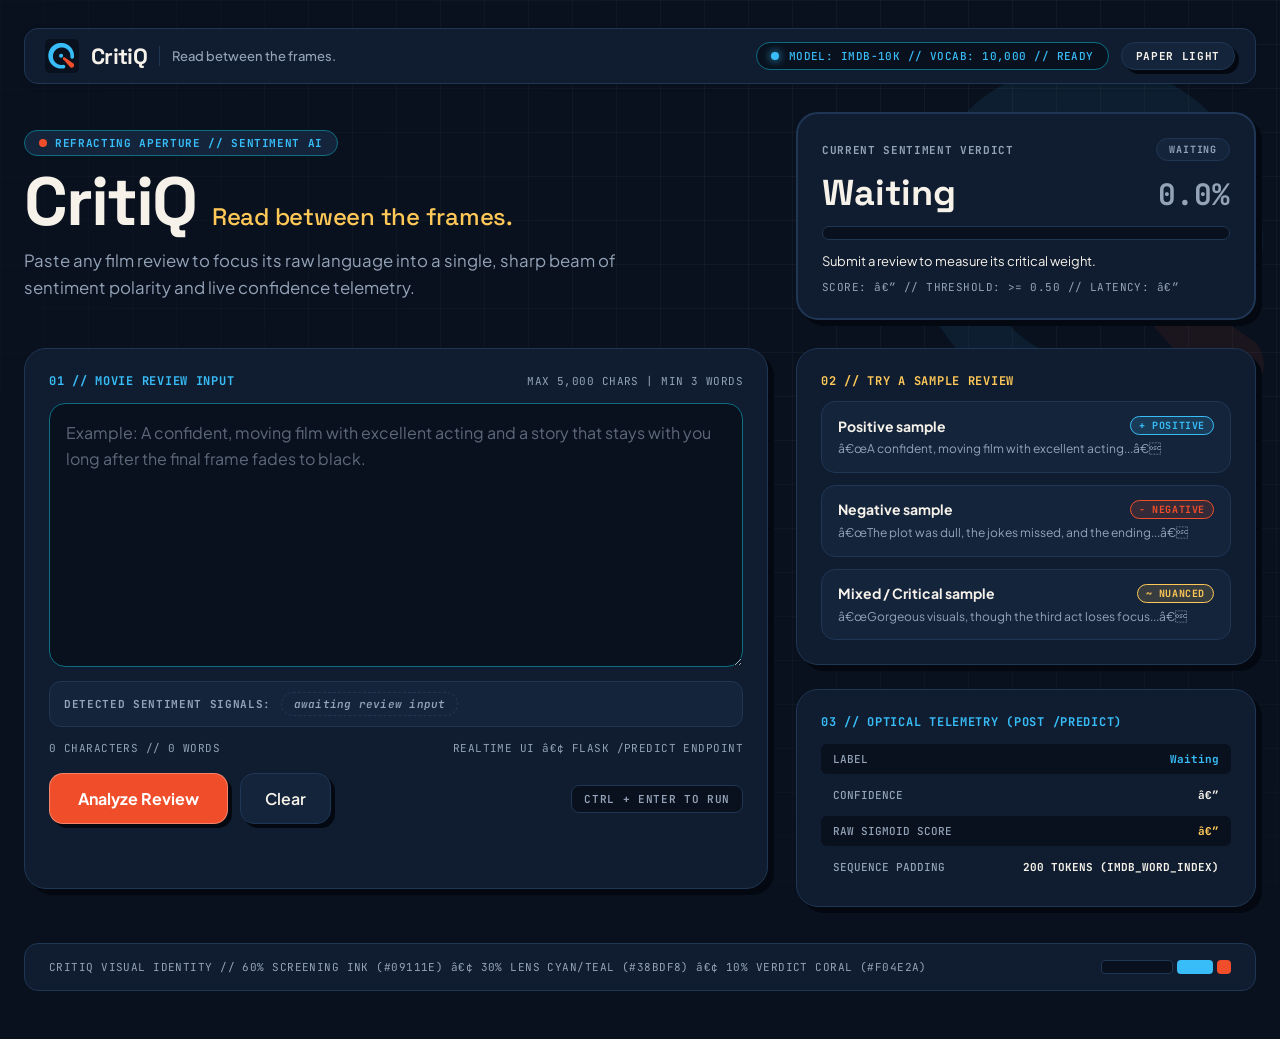
<file: index.html>
﻿<!doctype html>
<html lang="en" data-theme="dark">
  <head>
    <meta charset="utf-8">
    <meta name="viewport" content="width=device-width, initial-scale=1">
    <title>CritiQ â€” Movie Review AI</title>
    <link rel="icon" type="image/svg+xml" href="static/critiq-app-icon.svg">
    <link rel="alternate icon" href="static/critiq.ico">
    <link rel="preconnect" href="https://fonts.googleapis.com">
    <link rel="preconnect" href="https://fonts.gstatic.com" crossorigin>
    <link href="https://fonts.googleapis.com/css2?family=JetBrains+Mono:wght@500;700&family=Plus+Jakarta+Sans:wght@400;500;600;700&family=Space+Grotesk:wght@500;700&display=swap" rel="stylesheet">
    <link rel="stylesheet" href="static/styles.css">
  </head>
  <body>
    <div class="aperture-watermark" aria-hidden="true">
      <svg xmlns="http://www.w3.org/2000/svg" viewBox="0 0 256 256">
        <path d="M 141.80,221.20 L 140.34,221.47 L 138.88,221.72 L 137.42,221.95 L 135.95,222.16 L 134.49,222.34 L 133.01,222.50 L 131.54,222.64 L 130.06,222.76 L 128.58,222.86 L 127.10,222.93 L 125.62,222.98 L 124.14,223.01 L 122.66,223.02 L 121.18,223.00 L 119.69,222.97 L 118.21,222.91 L 116.73,222.83 L 115.25,222.72 L 113.77,222.60 L 112.30,222.45 L 110.82,222.28 L 109.35,222.09 L 107.88,221.87 L 106.41,221.63 L 104.95,221.38 L 103.49,221.09 L 102.04,220.79 L 100.59,220.47 L 99.14,220.12 L 97.70,219.75 L 96.26,219.36 L 94.83,218.95 L 93.41,218.52 L 91.99,218.06 L 90.58,217.58 L 89.18,217.08 L 87.78,216.57 L 86.39,216.02 L 85.01,215.46 L 83.63,214.88 L 82.27,214.28 L 80.91,213.65 L 79.56,213.00 L 78.23,212.34 L 76.90,211.65 L 75.58,210.94 L 74.27,210.22 L 72.97,209.47 L 71.69,208.70 L 70.41,207.91 L 69.15,207.11 L 67.90,206.28 L 66.66,205.43 L 65.43,204.57 L 64.22,203.68 L 63.02,202.78 L 61.83,201.86 L 60.66,200.92 L 59.50,199.96 L 58.36,198.98 L 57.23,197.99 L 56.11,196.97 L 55.01,195.94 L 53.93,194.89 L 52.86,193.83 L 51.81,192.75 L 50.77,191.65 L 49.75,190.54 L 48.75,189.40 L 47.76,188.26 L 46.79,187.09 L 45.84,185.92 L 44.91,184.72 L 43.99,183.52 L 43.10,182.29 L 42.22,181.05 L 41.36,179.80 L 40.52,178.54 L 39.70,177.26 L 38.90,175.97 L 38.12,174.66 L 37.36,173.34 L 36.62,172.01 L 35.90,170.67 L 35.20,169.32 L 34.53,167.95 L 33.87,166.58 L 33.23,165.19 L 32.62,163.79 L 32.03,162.38 L 31.46,160.96 L 30.91,159.54 L 30.39,158.10 L 29.88,156.66 L 29.40,155.20 L 28.95,153.74 L 28.51,152.27 L 28.10,150.79 L 27.71,149.31 L 27.35,147.82 L 27.01,146.32 L 26.69,144.82 L 26.39,143.31 L 26.13,141.80 L 25.88,140.28 L 25.66,138.76 L 25.46,137.23 L 25.29,135.70 L 25.14,134.17 L 25.01,132.63 L 24.91,131.09 L 24.84,129.55 L 24.79,128.01 L 24.76,126.47 L 24.76,124.92 L 24.78,123.38 L 24.83,121.83 L 24.90,120.29 L 25.00,118.75 L 25.12,117.21 L 25.27,115.67 L 25.44,114.13 L 25.63,112.59 L 25.85,111.06 L 26.10,109.53 L 26.37,108.00 L 26.67,106.48 L 26.98,104.96 L 27.33,103.45 L 27.70,101.94 L 28.09,100.44 L 28.51,98.95 L 28.95,97.46 L 29.41,95.98 L 29.90,94.50 L 30.41,93.04 L 30.95,91.58 L 31.51,90.13 L 32.10,88.69 L 32.70,87.25 L 33.33,85.83 L 33.99,84.42 L 34.66,83.02 L 35.36,81.63 L 36.08,80.25 L 36.83,78.88 L 37.59,77.53 L 38.38,76.18 L 39.19,74.85 L 40.02,73.54 L 40.87,72.23 L 41.75,70.94 L 42.64,69.67 L 43.55,68.41 L 44.49,67.16 L 45.44,65.93 L 46.42,64.72 L 47.41,63.52 L 48.43,62.34 L 49.46,61.17 L 50.51,60.02 L 51.58,58.89 L 52.67,57.77 L 53.78,56.68 L 54.90,55.60 L 56.04,54.54 L 57.20,53.50 L 58.38,52.47 L 59.57,51.47 L 60.78,50.49 L 62.00,49.52 L 63.24,48.58 L 64.49,47.65 L 65.76,46.75 L 67.04,45.87 L 68.34,45.01 L 69.64,44.17 L 70.97,43.35 L 72.30,42.55 L 73.65,41.78 L 75.01,41.02 L 76.38,40.29 L 77.77,39.58 L 79.16,38.90 L 80.57,38.23 L 81.98,37.59 L 83.41,36.97 L 84.84,36.38 L 86.28,35.81 L 87.74,35.26 L 89.20,34.74 L 90.67,34.24 L 92.14,33.76 L 93.62,33.31 L 95.11,32.88 L 96.61,32.48 L 98.11,32.10 L 99.62,31.74 L 101.13,31.41 L 102.65,31.10 L 104.17,30.82 L 105.69,30.56 L 107.22,30.33 L 108.75,30.12 L 110.28,29.94 L 111.82,29.78 L 113.36,29.64 L 114.90,29.53 L 116.44,29.45 L 117.98,29.38 L 119.52,29.35 L 121.06,29.34 L 122.60,29.35 L 124.14,29.39 L 125.67,29.45 L 127.21,29.53 L 128.74,29.64 L 130.27,29.78 L 131.80,29.94 L 133.32,30.12 L 134.85,30.33 L 136.36,30.56 L 137.87,30.81 L 139.38,31.09 L 140.88,31.39 L 142.38,31.72 L 143.87,32.07 L 145.35,32.44 L 146.83,32.83 L 148.30,33.25 L 149.76,33.69 L 151.21,34.16 L 152.66,34.65 L 154.10,35.15 L 155.53,35.69 L 156.95,36.24 L 158.36,36.81 L 159.76,37.41 L 161.15,38.03 L 162.53,38.67 L 163.90,39.33 L 165.25,40.01 L 166.60,40.71 L 167.93,41.44 L 169.26,42.18 L 170.57,42.94 L 171.86,43.73 L 173.15,44.53 L 174.42,45.35 L 175.68,46.19 L 176.92,47.05 L 178.15,47.93 L 179.36,48.83 L 180.56,49.75 L 181.75,50.68 L 182.92,51.63 L 184.08,52.60 L 185.22,53.59 L 186.34,54.59 L 187.45,55.61 L 188.54,56.65 L 189.61,57.70 L 190.67,58.77 L 191.71,59.85 L 192.74,60.95 L 193.74,62.07 L 194.73,63.20 L 195.70,64.34 L 196.66,65.50 L 197.59,66.67 L 198.51,67.85 L 199.41,69.05 L 200.28,70.26 L 201.15,71.49 L 201.99,72.73 L 202.81,73.97 L 203.61,75.24 L 204.39,76.51 L 205.16,77.79 L 205.90,79.09 L 206.62,80.39 L 207.33,81.71 L 208.01,83.03 L 208.67,84.37 L 209.32,85.71 L 209.94,87.07 L 210.54,88.43 L 211.12,89.80 L 211.68,91.18 L 212.22,92.57 L 212.73,93.96 L 213.23,95.36 L 213.70,96.77 L 214.16,98.19 L 214.59,99.61 L 215.00,101.04 L 215.39,102.47 L 215.76,103.91 L 216.10,105.35 L 216.42,106.80 L 216.73,108.26 L 217.01,109.71 L 217.26,111.17 L 217.50,112.64 L 217.71,114.10 L 217.91,115.57 L 218.08,117.05 L 218.22,118.52 L 218.35,120.00 L 218.45,121.48 L 218.53,122.96 L 218.59,124.44 L 218.63,125.92 L 218.64,127.40 L 218.64,128.88 L 218.61,130.36 L 218.56,131.84 L 218.48,133.32 L 218.39,134.80 L 218.27,136.27 L 218.11,137.45 L 217.86,138.60 L 217.50,139.73 L 217.05,140.83 L 216.50,141.87 L 215.87,142.87 L 215.15,143.81 L 214.35,144.68 L 213.47,145.48 L 212.54,146.20 L 211.54,146.84 L 210.49,147.39 L 209.39,147.84 L 208.27,148.19 L 207.11,148.45 L 205.94,148.60 L 204.76,148.66 L 203.57,148.60 L 202.40,148.45 L 201.25,148.19 L 200.12,147.84 L 199.02,147.39 L 197.97,146.84 L 196.98,146.20 L 196.04,145.48 L 195.16,144.68 L 194.37,143.81 L 193.65,142.87 L 193.01,141.87 L 192.46,140.83 L 192.01,139.73 L 191.65,138.60 L 191.40,137.45 L 191.24,136.27 L 191.19,135.09 L 191.24,133.91 L 191.33,132.86 L 191.39,131.80 L 191.44,130.74 L 191.47,129.69 L 191.49,128.63 L 191.48,127.57 L 191.46,126.51 L 191.42,125.46 L 191.37,124.40 L 191.29,123.35 L 191.20,122.29 L 191.10,121.24 L 190.97,120.19 L 190.83,119.15 L 190.67,118.10 L 190.49,117.06 L 190.30,116.02 L 190.09,114.99 L 189.86,113.96 L 189.61,112.93 L 189.35,111.91 L 189.07,110.89 L 188.78,109.88 L 188.47,108.87 L 188.14,107.87 L 187.80,106.87 L 187.44,105.88 L 187.06,104.90 L 186.67,103.93 L 186.26,102.96 L 185.84,101.99 L 185.40,101.04 L 184.94,100.09 L 184.47,99.15 L 183.99,98.22 L 183.49,97.30 L 182.98,96.38 L 182.45,95.48 L 181.90,94.58 L 181.35,93.69 L 180.77,92.82 L 180.19,91.95 L 179.59,91.09 L 178.98,90.25 L 178.35,89.41 L 177.71,88.58 L 177.06,87.77 L 176.40,86.97 L 175.72,86.17 L 175.03,85.39 L 174.33,84.62 L 173.61,83.86 L 172.89,83.12 L 172.15,82.39 L 171.40,81.67 L 170.65,80.96 L 169.88,80.26 L 169.10,79.58 L 168.31,78.91 L 167.50,78.25 L 166.69,77.61 L 165.87,76.98 L 165.04,76.36 L 164.21,75.76 L 163.36,75.17 L 162.50,74.60 L 161.64,74.04 L 160.76,73.49 L 159.88,72.96 L 159.00,72.44 L 158.10,71.94 L 157.20,71.45 L 156.29,70.97 L 155.37,70.51 L 154.45,70.07 L 153.52,69.64 L 152.58,69.22 L 151.64,68.82 L 150.69,68.44 L 149.74,68.07 L 148.79,67.71 L 147.83,67.38 L 146.86,67.05 L 145.89,66.74 L 144.92,66.45 L 143.94,66.17 L 142.96,65.91 L 141.97,65.66 L 140.99,65.43 L 140.00,65.21 L 139.00,65.01 L 138.01,64.83 L 137.01,64.66 L 136.01,64.50 L 135.01,64.36 L 134.01,64.24 L 133.01,64.13 L 132.01,64.04 L 131.00,63.96 L 130.00,63.90 L 128.99,63.86 L 127.99,63.83 L 126.99,63.81 L 125.98,63.81 L 124.98,63.82 L 123.98,63.85 L 122.98,63.90 L 121.98,63.96 L 120.98,64.04 L 119.99,64.13 L 118.99,64.23 L 118.00,64.35 L 117.02,64.49 L 116.03,64.64 L 115.05,64.80 L 114.07,64.98 L 113.09,65.17 L 112.12,65.38 L 111.15,65.60 L 110.19,65.84 L 109.23,66.09 L 108.27,66.36 L 107.32,66.64 L 106.37,66.93 L 105.43,67.24 L 104.50,67.56 L 103.57,67.89 L 102.64,68.24 L 101.72,68.60 L 100.81,68.98 L 99.90,69.37 L 99.00,69.77 L 98.10,70.18 L 97.21,70.61 L 96.33,71.05 L 95.46,71.51 L 94.59,71.97 L 93.73,72.45 L 92.87,72.94 L 92.03,73.45 L 91.19,73.96 L 90.36,74.49 L 89.54,75.03 L 88.73,75.58 L 87.92,76.15 L 87.12,76.72 L 86.34,77.31 L 85.56,77.91 L 84.79,78.51 L 84.03,79.14 L 83.27,79.77 L 82.53,80.41 L 81.80,81.06 L 81.08,81.73 L 80.36,82.40 L 79.66,83.08 L 78.97,83.78 L 78.29,84.48 L 77.61,85.20 L 76.95,85.92 L 76.30,86.66 L 75.66,87.40 L 75.03,88.15 L 74.41,88.91 L 73.81,89.68 L 73.21,90.46 L 72.63,91.25 L 72.05,92.05 L 71.49,92.85 L 70.94,93.67 L 70.40,94.49 L 69.88,95.32 L 69.37,96.16 L 68.86,97.00 L 68.38,97.85 L 67.90,98.71 L 67.44,99.58 L 66.98,100.45 L 66.55,101.33 L 66.12,102.22 L 65.71,103.11 L 65.31,104.01 L 64.92,104.92 L 64.55,105.83 L 64.19,106.75 L 63.84,107.67 L 63.51,108.60 L 63.19,109.53 L 62.89,110.47 L 62.59,111.42 L 62.32,112.36 L 62.05,113.32 L 61.80,114.27 L 61.57,115.24 L 61.35,116.20 L 61.14,117.17 L 60.95,118.14 L 60.77,119.12 L 60.60,120.09 L 60.45,121.08 L 60.32,122.06 L 60.20,123.05 L 60.09,124.03 L 60.00,125.02 L 59.93,126.02 L 59.87,127.01 L 59.82,128.01 L 59.79,129.00 L 59.77,130.00 L 59.77,131.00 L 59.79,132.00 L 59.82,133.00 L 59.86,134.00 L 59.92,135.00 L 60.00,136.00 L 60.09,136.99 L 60.19,137.99 L 60.31,138.99 L 60.45,139.98 L 60.60,140.98 L 60.76,141.97 L 60.95,142.96 L 61.14,143.95 L 61.35,144.93 L 61.58,145.92 L 61.82,146.90 L 62.08,147.87 L 62.36,148.85 L 62.64,149.82 L 62.95,150.78 L 63.27,151.75 L 63.60,152.70 L 63.95,153.66 L 64.31,154.61 L 64.69,155.55 L 65.08,156.49 L 65.49,157.42 L 65.91,158.35 L 66.35,159.27 L 66.81,160.18 L 67.27,161.09 L 67.75,161.99 L 68.25,162.88 L 68.76,163.77 L 69.29,164.65 L 69.82,165.52 L 70.38,166.38 L 70.94,167.24 L 71.52,168.09 L 72.12,168.93 L 72.73,169.75 L 73.35,170.58 L 73.98,171.39 L 74.63,172.19 L 75.29,172.98 L 75.97,173.76 L 76.65,174.53 L 77.35,175.29 L 78.06,176.04 L 78.79,176.78 L 79.53,177.51 L 80.27,178.22 L 81.04,178.93 L 81.81,179.62 L 82.59,180.30 L 83.39,180.97 L 84.19,181.63 L 85.01,182.27 L 85.84,182.90 L 86.68,183.52 L 87.53,184.12 L 88.38,184.71 L 89.25,185.29 L 90.13,185.85 L 91.02,186.40 L 91.92,186.94 L 92.82,187.46 L 93.74,187.96 L 94.66,188.46 L 95.59,188.93 L 96.53,189.39 L 97.48,189.84 L 98.44,190.27 L 99.40,190.69 L 100.37,191.09 L 101.35,191.47 L 102.33,191.84 L 103.32,192.19 L 104.32,192.53 L 105.32,192.85 L 106.32,193.16 L 107.34,193.44 L 108.35,193.71 L 109.38,193.97 L 110.40,194.21 L 111.43,194.43 L 112.47,194.63 L 113.50,194.82 L 114.55,194.99 L 115.59,195.14 L 116.64,195.28 L 117.68,195.40 L 118.73,195.50 L 119.79,195.58 L 120.84,195.65 L 121.90,195.70 L 122.95,195.73 L 124.01,195.75 L 125.07,195.75 L 126.12,195.73 L 127.18,195.69 L 128.24,195.63 L 129.29,195.56 L 130.34,195.47 L 131.40,195.37 L 132.45,195.24 L 133.50,195.10 L 134.54,194.94 L 135.58,194.76 L 136.62,194.57 L 137.79,194.40 L 138.98,194.32 L 140.16,194.36 L 141.33,194.49 L 142.49,194.73 L 143.63,195.06 L 144.73,195.49 L 145.79,196.02 L 146.80,196.64 L 147.75,197.34 L 148.63,198.13 L 149.45,198.99 L 150.19,199.91 L 150.84,200.90 L 151.40,201.94 L 151.88,203.03 L 152.25,204.15 L 152.53,205.30 L 152.70,206.47 L 152.77,207.65 L 152.74,208.83 L 152.61,210.01 L 152.37,211.17 L 152.04,212.30 L 151.60,213.40 L 151.08,214.46 L 150.46,215.47 L 149.75,216.42 L 148.97,217.31 L 148.11,218.12 L 147.18,218.86 L 146.20,219.51 L 145.16,220.08 L 144.07,220.55 L 142.95,220.92 Z" fill="#38BDF8"/>
        <circle cx="121.22" cy="125.53" r="15.41" fill="#38BDF8"/>
        <path d="M 136.87,152.22 L 136.52,151.79 L 136.19,151.34 L 135.89,150.87 L 135.62,150.38 L 135.38,149.88 L 135.17,149.36 L 134.99,148.83 L 134.85,148.29 L 134.73,147.74 L 134.65,147.19 L 134.61,146.63 L 134.60,146.08 L 134.62,145.52 L 134.67,144.96 L 134.76,144.41 L 134.88,143.86 L 135.04,143.33 L 135.22,142.80 L 135.44,142.29 L 135.69,141.79 L 135.97,141.30 L 136.28,140.84 L 136.61,140.39 L 136.97,139.96 L 137.36,139.56 L 137.77,139.18 L 138.20,138.83 L 138.65,138.50 L 139.12,138.20 L 139.61,137.93 L 140.12,137.69 L 140.63,137.48 L 141.16,137.30 L 141.70,137.16 L 142.25,137.04 L 142.80,136.96 L 143.36,136.92 L 143.92,136.90 L 144.47,136.93 L 145.03,136.98 L 145.58,137.07 L 146.13,137.19 L 146.66,137.34 L 147.19,137.53 L 147.70,137.75 L 148.20,138.00 L 148.69,138.27 L 149.15,138.58 L 214.60,185.16 L 215.14,185.80 L 215.65,186.47 L 216.12,187.16 L 216.56,187.87 L 216.98,188.60 L 217.35,189.35 L 217.70,190.11 L 218.00,190.89 L 218.28,191.68 L 218.51,192.49 L 218.71,193.30 L 218.88,194.12 L 219.00,194.95 L 219.09,195.78 L 219.14,196.62 L 219.15,197.46 L 219.13,198.30 L 219.06,199.13 L 218.96,199.96 L 218.82,200.79 L 218.64,201.61 L 218.43,202.42 L 218.18,203.22 L 217.90,204.01 L 217.57,204.78 L 217.22,205.54 L 216.83,206.28 L 216.41,207.00 L 215.95,207.71 L 215.46,208.39 L 214.95,209.05 L 214.40,209.68 L 213.83,210.29 L 213.23,210.87 L 212.60,211.43 L 211.95,211.96 L 211.27,212.45 L 210.57,212.92 L 209.86,213.35 L 209.12,213.75 L 208.37,214.12 L 207.60,214.45 L 206.82,214.75 L 206.02,215.01 L 205.21,215.23 L 204.40,215.42 L 203.57,215.57 L 202.74,215.68 L 201.91,215.76 L 201.07,215.80 L 200.23,215.80 L 199.40,215.76 L 198.56,215.68 L 197.73,215.57 L 196.91,215.42 L 196.09,215.23 L 195.28,215.00 L 194.49,214.74 L 193.71,214.45 L 192.94,214.11 L 192.18,213.75 L 191.45,213.35 L 190.73,212.91 L 190.03,212.45 Z" fill="#F04E2A"/>
      </svg>
    </div>

    <main class="shell">
      <header class="topbar">
        <div class="brand-lockup">
          <img id="brandMarkImg" src="static/critiq-mark-on-dark.svg" data-dark-src="static/critiq-mark-on-dark.svg" data-light-src="static/critiq-mark.svg" alt="CritiQ Refracting Aperture logo" class="brand-mark" width="34" height="34">
          <span class="brand-name">CritiQ</span>
          <span class="brand-divider" aria-hidden="true"></span>
          <span class="brand-tagline">Read between the frames.</span>
        </div>
        <div class="topbar-right">
          <div class="telemetry-pill">
            <span class="live-dot" aria-hidden="true"></span>
            <span id="navTelemetryText">MODEL: IMDB-10K // VOCAB: 10,000 // READY</span>
          </div>
          <button type="button" id="themeToggle" class="theme-toggle" aria-label="Toggle Screening Ink dark or Celluloid Paper light theme">
            <span id="themeLabel">PAPER LIGHT</span>
          </button>
        </div>
      </header>

      <section class="hero" aria-labelledby="page-title">
        <div class="hero-copy">
          <div class="eyebrow-pill">
            <span class="eyebrow-dot" aria-hidden="true"></span>
            <p class="eyebrow">REFRACTING APERTURE // SENTIMENT AI</p>
          </div>
          <div class="hero-title-row">
            <h1 id="page-title">CritiQ</h1>
            <span class="hero-motto">Read between the frames.</span>
          </div>
          <p class="lede">Paste any film review to focus its raw language into a single, sharp beam of sentiment polarity and live confidence telemetry.</p>
        </div>

        <div class="score-panel" aria-live="polite">
          <div class="score-header">
            <span class="score-label">CURRENT SENTIMENT VERDICT</span>
            <span id="verdictBadge" class="verdict-badge">WAITING</span>
          </div>
          <div class="score-main-row">
            <strong id="resultLabel">Waiting</strong>
            <span id="resultPercent" class="score-percent">0.0%</span>
          </div>
          <div class="meter" aria-hidden="true">
            <span id="meterFill"></span>
          </div>
          <span id="resultDetail">Submit a review to measure its critical weight.</span>
          <div id="resultMeta" class="score-telemetry">SCORE: â€” // THRESHOLD: &gt;= 0.50 // LATENCY: â€”</div>
        </div>
      </section>

      <section class="workspace" aria-label="Review analyzer">
        <form id="reviewForm" class="analyzer">
          <div class="panel-header">
            <label for="reviewText">01 // MOVIE REVIEW INPUT</label>
            <span class="panel-constraint">MAX 5,000 CHARS | MIN 3 WORDS</span>
          </div>
          <textarea id="reviewText" name="review" rows="9" placeholder="Example: A confident, moving film with excellent acting and a story that stays with you long after the final frame fades to black."></textarea>
          <div id="sentimentDrivers" class="driver-bar" aria-live="polite">
            <span class="driver-label">DETECTED SENTIMENT SIGNALS:</span>
            <div id="driverChips" class="driver-chips">
              <span class="driver-chip is-muted">awaiting review input</span>
            </div>
          </div>
          <div class="form-meta">
            <span id="charCount">0 CHARACTERS // 0 WORDS</span>
            <span>REALTIME UI â€¢ FLASK /PREDICT ENDPOINT</span>
          </div>
          <div class="actions">
            <button type="submit" id="submitButton">Analyze Review</button>
            <button type="button" id="clearButton" class="secondary">Clear</button>
            <span class="shortcut-badge" aria-hidden="true">CTRL + ENTER TO RUN</span>
          </div>
          <p id="message" class="message" role="status"></p>
        </form>

        <div class="sidebar-stack">
          <aside class="examples" aria-label="Sample reviews">
            <div class="panel-header">
              <h2>02 // TRY A SAMPLE REVIEW</h2>
            </div>
            <button type="button" class="sample-card" data-review="A confident, moving film with excellent acting and a story that stays with you long after the final frame fades to black. Every scene earns its emotional weight.">
              <span class="sample-card-top">
                <span class="sample-title">Positive sample</span>
                <span class="sample-tag tag-pos">+ POSITIVE</span>
              </span>
              <span class="sample-quote">â€œA confident, moving film with excellent acting...â€</span>
            </button>
            <button type="button" class="sample-card" data-review="The plot was dull, the jokes missed completely, and the ending felt unfinished. Even a talented cast could not rescue such a lifeless script.">
              <span class="sample-card-top">
                <span class="sample-title">Negative sample</span>
                <span class="sample-tag tag-neg">- NEGATIVE</span>
              </span>
              <span class="sample-quote">â€œThe plot was dull, the jokes missed, and the ending...â€</span>
            </button>
            <button type="button" class="sample-card" data-review="Gorgeous visuals, though the third act loses focus and leaves several promising character arcs unresolved.">
              <span class="sample-card-top">
                <span class="sample-title">Mixed / Critical sample</span>
                <span class="sample-tag tag-mix">~ NUANCED</span>
              </span>
              <span class="sample-quote">â€œGorgeous visuals, though the third act loses focus...â€</span>
            </button>
          </aside>

          <aside class="telemetry-card" aria-label="Optical telemetry">
            <div class="panel-header">
              <h2>03 // OPTICAL TELEMETRY (POST /PREDICT)</h2>
            </div>
            <dl class="telemetry-grid">
              <div class="telemetry-row">
                <dt>LABEL</dt>
                <dd id="teleLabel">Waiting</dd>
              </div>
              <div class="telemetry-row">
                <dt>CONFIDENCE</dt>
                <dd id="teleConfidence">â€”</dd>
              </div>
              <div class="telemetry-row">
                <dt>RAW SIGMOID SCORE</dt>
                <dd id="teleScore">â€”</dd>
              </div>
              <div class="telemetry-row">
                <dt>SEQUENCE PADDING</dt>
                <dd id="telePadding">200 TOKENS (IMDB_WORD_INDEX)</dd>
              </div>
            </dl>
          </aside>
        </div>
      </section>

      <footer class="footer-bar">
        <span id="footerCopy" class="footer-copy">CRITIQ VISUAL IDENTITY // 60% SCREENING INK (#09111E) â€¢ 30% LENS CYAN/TEAL (#38BDF8) â€¢ 10% VERDICT CORAL (#F04E2A)</span>
        <div class="proportion-strip" aria-hidden="true">
          <span class="prop-60"></span>
          <span class="prop-30"></span>
          <span class="prop-10"></span>
        </div>
      </footer>
    </main>

    <script src="static/app.js"></script>
  </body>
</html>
</file>
<file: static/styles.css>
/* ==========================================================================
   CritiQ — FigCraft Web UI Stylesheet
   Refracting Aperture Sentiment AI Design System
   ========================================================================== */

:root {
  /* Brand Primitive Palette (CritiQ Brand Guidelines) */
  --primary-teal: #0d6e82;
  --accent-coral: #f04e2a;
  --highlight-gold: #ffc857;
  --projector-cyan: #38bdf8;
  --screening-ink: #09111e;
  --celluloid-paper: #f6f2ea;
  --editorial-slate: #475569;
  --silver-halide: #94a3b8;

  /* Typography Stacks */
  --font-display: "Space Grotesk", system-ui, -apple-system, BlinkMacSystemFont, "Segoe UI", sans-serif;
  --font-body: "Plus Jakarta Sans", system-ui, -apple-system, BlinkMacSystemFont, "Segoe UI", sans-serif;
  --font-mono: "JetBrains Mono", ui-monospace, SFMono-Regular, Menlo, Monaco, Consolas, monospace;

  /* Default Dark Theme: Screening Room Ink */
  color-scheme: dark;
  --bg: #09111e;
  --ink: #f6f2ea;
  --muted: #94a3b8;
  --surface: #101d30;
  --surface-alt: #14243b;
  --input-bg: #09111e;
  --line: #1f3654;
  --primary: #38bdf8;
  --accent: #f04e2a;
  --highlight: #ffc857;
  --cta-bg: #f04e2a;
  --hard-shadow: 6px 6px 0px #040810;
  --btn-shadow: 4px 4px 0px #040810;
  --grid-line: rgba(255, 255, 255, 0.045);
}

html[data-theme="light"] {
  /* Light Theme: Celluloid Paper */
  color-scheme: light;
  --bg: #f6f2ea;
  --ink: #09111e;
  --muted: #475569;
  --surface: #ffffff;
  --surface-alt: #efeae0;
  --input-bg: #f6f2ea;
  --line: #d8d0c2;
  --primary: #0d6e82;
  --accent: #f04e2a;
  --highlight: #0d6e82;
  --cta-bg: #0d6e82;
  --hard-shadow: 6px 6px 0px #dcd4c4;
  --btn-shadow: 4px 4px 0px #dcd4c4;
  --grid-line: rgba(13, 110, 130, 0.05);
}

/* ==========================================================================
   Base & Reset
   ========================================================================== */

*,
*::before,
*::after {
  box-sizing: border-box;
}

body {
  position: relative;
  margin: 0;
  min-height: 100vh;
  overflow-x: hidden;
  font-family: var(--font-body);
  color: var(--ink);
  background-color: var(--bg);
  transition: background-color 0.25s ease, color 0.25s ease;
  -webkit-font-smoothing: antialiased;
  -moz-osx-font-smoothing: grayscale;
}

/* 44×44 px Optical Calibration Grid */
body::before {
  content: "";
  position: fixed;
  inset: 0;
  pointer-events: none;
  background-image:
    linear-gradient(var(--grid-line) 1px, transparent 1px),
    linear-gradient(90deg, var(--grid-line) 1px, transparent 1px);
  background-size: 44px 44px;
  mask-image: radial-gradient(ellipse at 75% 20%, rgba(0, 0, 0, 0.95) 0%, rgba(0, 0, 0, 0.4) 65%, transparent 85%);
  -webkit-mask-image: radial-gradient(ellipse at 75% 20%, rgba(0, 0, 0, 0.95) 0%, rgba(0, 0, 0, 0.4) 65%, transparent 85%);
  z-index: 0;
}

button,
textarea,
input {
  font: inherit;
}

/* ==========================================================================
   Aperture Watermark
   ========================================================================== */

.aperture-watermark {
  position: fixed;
  top: 10px;
  right: -50px;
  width: 460px;
  height: 460px;
  pointer-events: none;
  z-index: 0;
  opacity: 0.08;
  overflow: hidden;
  transition: opacity 0.3s ease;
}

html[data-theme="light"] .aperture-watermark {
  opacity: 0.06;
}

.aperture-watermark svg {
  width: 100%;
  height: 100%;
  display: block;
}

/* ==========================================================================
   Layout Shell
   ========================================================================== */

.shell {
  position: relative;
  z-index: 1;
  width: min(1280px, calc(100% - 48px));
  margin: 0 auto;
  padding: 28px 0 48px;
  display: flex;
  flex-direction: column;
  gap: 28px;
}

/* ==========================================================================
   Header / Topbar
   ========================================================================== */

.topbar {
  display: flex;
  justify-content: space-between;
  align-items: center;
  padding: 10px 20px;
  background: var(--surface);
  border: 1px solid var(--line);
  border-radius: 14px;
  box-shadow: 0 2px 8px rgba(0, 0, 0, 0.06);
  transition: background-color 0.25s ease, border-color 0.25s ease;
}

.brand-lockup {
  display: flex;
  align-items: center;
  gap: 12px;
}

.brand-mark {
  display: block;
  width: 34px;
  height: 34px;
  flex-shrink: 0;
}

.brand-name {
  font-family: var(--font-display);
  font-size: 22px;
  font-weight: 700;
  letter-spacing: -0.03em;
  color: var(--ink);
}

.brand-divider {
  display: inline-block;
  width: 1px;
  height: 20px;
  background-color: var(--line);
}

.brand-tagline {
  font-family: var(--font-body);
  font-size: 13px;
  font-weight: 500;
  color: var(--muted);
}

.topbar-right {
  display: flex;
  align-items: center;
  gap: 12px;
}

.telemetry-pill {
  display: inline-flex;
  align-items: center;
  gap: 10px;
  padding: 6px 14px;
  background: var(--input-bg);
  border: 1px solid var(--primary-teal);
  border-radius: 999px;
  font-family: var(--font-mono);
  font-size: 11px;
  font-weight: 500;
  letter-spacing: 0.04em;
  color: var(--primary);
  transition: background-color 0.25s ease, border-color 0.25s ease;
}

.live-dot {
  width: 8px;
  height: 8px;
  border-radius: 50%;
  background-color: var(--primary);
  box-shadow: 0 0 8px var(--primary);
  animation: pulse-dot 2s cubic-bezier(0.4, 0, 0.6, 1) infinite;
}

@keyframes pulse-dot {
  0%, 100% {
    opacity: 1;
    transform: scale(1);
  }
  50% {
    opacity: 0.45;
    transform: scale(0.85);
  }
}

.theme-toggle {
  background: var(--surface-alt);
  border: 1.5px solid var(--line);
  border-radius: 999px;
  padding: 6px 14px;
  font-family: var(--font-mono);
  font-size: 11px;
  font-weight: 700;
  letter-spacing: 0.06em;
  color: var(--ink);
  cursor: pointer;
  box-shadow: var(--btn-shadow);
  display: inline-flex;
  align-items: center;
  justify-content: center;
  transition: transform 0.15s ease, box-shadow 0.15s ease, border-color 0.15s ease, background 0.15s ease;
}

.theme-toggle:hover {
  border-color: var(--primary);
  transform: translateY(-1px);
}

.theme-toggle:active {
  transform: translate(2px, 2px);
  box-shadow: none;
}

/* ==========================================================================
   Hero Section
   ========================================================================== */

.hero {
  display: grid;
  grid-template-columns: minmax(0, 1fr) 460px;
  gap: 28px;
  align-items: stretch;
}

.hero-copy {
  display: flex;
  flex-direction: column;
  justify-content: center;
  gap: 12px;
}

.eyebrow-pill {
  display: inline-flex;
  align-items: center;
  gap: 8px;
  align-self: flex-start;
  padding: 5px 14px;
  background: var(--surface-alt);
  border: 1px solid var(--primary-teal);
  border-radius: 999px;
}

.eyebrow-dot {
  width: 8px;
  height: 8px;
  border-radius: 50%;
  background-color: var(--accent-coral);
}

.eyebrow {
  margin: 0;
  font-family: var(--font-mono);
  font-size: 11px;
  font-weight: 700;
  letter-spacing: 0.06em;
  color: var(--primary);
  text-transform: uppercase;
}

.hero-title-row {
  display: flex;
  align-items: baseline;
  gap: 16px;
  flex-wrap: wrap;
}

h1 {
  margin: 0;
  font-family: var(--font-display);
  font-size: clamp(3rem, 5.5vw, 4.25rem);
  font-weight: 700;
  letter-spacing: -0.03em;
  line-height: 1;
  color: var(--ink);
}

.hero-motto {
  font-family: var(--font-display);
  font-size: clamp(1.15rem, 2vw, 1.5rem);
  font-weight: 500;
  color: var(--highlight);
  letter-spacing: -0.01em;
}

.lede {
  margin: 0;
  max-width: 620px;
  font-family: var(--font-body);
  font-size: 1.05rem;
  line-height: 1.6;
  color: var(--muted);
}

/* ==========================================================================
   Score Panel (Refracting Aperture Gauge)
   ========================================================================== */

.score-panel {
  display: flex;
  flex-direction: column;
  justify-content: space-between;
  padding: 24px;
  background: var(--surface);
  border: 2px solid var(--line);
  border-radius: 22px;
  box-shadow: var(--hard-shadow);
  transition: border-color 0.25s ease, box-shadow 0.25s ease;
  min-height: 208px;
}

.score-panel.is-positive {
  border-color: var(--primary);
}

.score-panel.is-negative {
  border-color: var(--accent);
}

.score-panel.is-mixed {
  border-color: var(--highlight-gold);
}

.score-header {
  display: flex;
  justify-content: space-between;
  align-items: center;
}

.score-label {
  font-family: var(--font-mono);
  font-size: 11px;
  font-weight: 700;
  letter-spacing: 0.06em;
  color: var(--muted);
  text-transform: uppercase;
}

.verdict-badge {
  font-family: var(--font-mono);
  font-size: 10px;
  font-weight: 700;
  letter-spacing: 0.08em;
  padding: 4px 12px;
  border-radius: 999px;
  background: var(--surface-alt);
  border: 1px solid var(--line);
  color: var(--muted);
  text-transform: uppercase;
  transition: all 0.25s ease;
}

.score-panel.is-positive .verdict-badge {
  background: rgba(56, 189, 248, 0.15);
  border-color: var(--primary);
  color: var(--primary);
}

.score-panel.is-negative .verdict-badge {
  background: rgba(240, 78, 42, 0.15);
  border-color: var(--accent);
  color: var(--accent);
}

.score-panel.is-mixed .verdict-badge {
  background: rgba(255, 200, 87, 0.15);
  border-color: var(--highlight-gold);
  color: var(--highlight-gold);
}

.score-main-row {
  display: flex;
  justify-content: space-between;
  align-items: baseline;
  gap: 12px;
  margin-top: 8px;
}

#resultLabel {
  font-family: var(--font-display);
  font-size: 2.25rem;
  font-weight: 700;
  color: var(--ink);
  line-height: 1;
}

.score-percent {
  font-family: var(--font-mono);
  font-size: 1.85rem;
  font-weight: 700;
  color: var(--muted);
  line-height: 1;
  transition: color 0.25s ease;
}

.score-panel.is-positive .score-percent {
  color: var(--primary);
}

.score-panel.is-negative .score-percent {
  color: var(--accent);
}

.score-panel.is-mixed .score-percent {
  color: var(--highlight-gold);
}

.meter {
  position: relative;
  height: 14px;
  margin: 10px 0 6px;
  background: var(--input-bg);
  border: 1px solid var(--line);
  border-radius: 999px;
}

.meter span {
  display: block;
  position: relative;
  width: 0%;
  height: 100%;
  border-radius: 999px;
  background: linear-gradient(90deg, var(--accent) 0%, var(--highlight-gold) 50%, var(--primary) 100%);
  transition: width 480ms cubic-bezier(0.22, 1, 0.36, 1);
}

/* 20px focal node in --accent at the leading edge of the meter */
.meter span::after {
  content: "";
  position: absolute;
  right: -10px;
  top: 50%;
  transform: translateY(-50%);
  width: 20px;
  height: 20px;
  border-radius: 50%;
  background: var(--accent);
  border: 2px solid var(--surface);
  box-shadow: 0 0 10px rgba(240, 78, 42, 0.6);
  opacity: 0;
  transition: opacity 0.3s ease;
  pointer-events: none;
}

.score-panel.is-positive .meter span::after,
.score-panel.is-negative .meter span::after,
.score-panel.is-mixed .meter span::after {
  opacity: 1;
}

#resultDetail {
  font-family: var(--font-body);
  font-size: 13px;
  color: var(--ink);
  line-height: 1.4;
  min-height: 18px;
}

.score-telemetry {
  font-family: var(--font-mono);
  font-size: 11px;
  color: var(--muted);
  letter-spacing: 0.04em;
  margin-top: 4px;
}

.score-panel.is-loading {
  animation: panel-breathe 1.2s ease-in-out infinite alternate;
}

@keyframes panel-breathe {
  0% {
    border-color: var(--line);
    box-shadow: var(--hard-shadow);
  }
  100% {
    border-color: var(--primary);
    box-shadow: 0 0 16px rgba(56, 189, 248, 0.25), var(--hard-shadow);
  }
}

/* ==========================================================================
   Workspace Section
   ========================================================================== */

.workspace {
  display: grid;
  grid-template-columns: minmax(0, 1fr) 460px;
  gap: 28px;
  align-items: start;
}

/* 01 // Review Analyzer Form */
.analyzer {
  display: flex;
  flex-direction: column;
  gap: 14px;
  padding: 24px;
  background: var(--surface);
  border: 1.5px solid var(--line);
  border-radius: 22px;
  box-shadow: var(--hard-shadow);
  transition: background-color 0.25s ease, border-color 0.25s ease;
}

.panel-header {
  display: flex;
  justify-content: space-between;
  align-items: center;
}

.panel-header label,
.panel-header h2 {
  margin: 0;
  font-family: var(--font-mono);
  font-size: 12px;
  font-weight: 700;
  letter-spacing: 0.06em;
  color: var(--primary);
  text-transform: uppercase;
}

.panel-constraint {
  font-family: var(--font-mono);
  font-size: 11px;
  color: var(--muted);
  letter-spacing: 0.04em;
}

textarea#reviewText {
  width: 100%;
  min-height: 220px;
  box-sizing: border-box;
  padding: 16px;
  font-family: var(--font-body);
  font-size: 16px;
  line-height: 1.6;
  color: var(--ink);
  background: var(--input-bg);
  border: 1.5px solid var(--primary-teal);
  border-radius: 16px;
  outline: none;
  resize: vertical;
  transition: border-color 0.2s ease, box-shadow 0.2s ease, background-color 0.25s ease;
}

textarea#reviewText:focus {
  border-color: var(--primary);
  box-shadow: 0 0 0 3px rgba(56, 189, 248, 0.18);
}

textarea#reviewText::placeholder {
  color: var(--muted);
  opacity: 0.6;
}

/* Detected Sentiment Signals (Driver Bar) */
.driver-bar {
  display: flex;
  flex-wrap: wrap;
  align-items: center;
  gap: 10px;
  padding: 10px 14px;
  background: var(--surface-alt);
  border: 1px solid var(--line);
  border-radius: 12px;
  min-height: 44px;
  transition: background-color 0.25s ease, border-color 0.25s ease;
}

.driver-label {
  font-family: var(--font-mono);
  font-size: 11px;
  font-weight: 700;
  letter-spacing: 0.06em;
  color: var(--muted);
  text-transform: uppercase;
}

.driver-chips {
  display: flex;
  flex-wrap: wrap;
  gap: 8px;
  align-items: center;
}

.driver-chip {
  display: inline-flex;
  align-items: center;
  padding: 4px 12px;
  border-radius: 999px;
  font-family: var(--font-mono);
  font-size: 11px;
  font-weight: 600;
  letter-spacing: 0.02em;
  transition: all 0.2s ease;
}

.driver-chip.is-positive {
  background: rgba(56, 189, 248, 0.15);
  border: 1px solid var(--primary);
  color: var(--primary);
}

html[data-theme="light"] .driver-chip.is-positive {
  background: #e0f2fe;
  border-color: #0284c7;
  color: #0369a1;
}

.driver-chip.is-negative {
  background: rgba(240, 78, 42, 0.15);
  border: 1px solid var(--accent);
  color: var(--accent);
}

html[data-theme="light"] .driver-chip.is-negative {
  background: #feece8;
  border-color: #f04e2a;
  color: #c23818;
}

.driver-chip.is-muted {
  background: transparent;
  border: 1px dashed var(--line);
  color: var(--muted);
  font-style: italic;
}

.form-meta {
  display: flex;
  justify-content: space-between;
  align-items: center;
  gap: 12px;
  font-family: var(--font-mono);
  font-size: 11px;
  color: var(--muted);
  letter-spacing: 0.04em;
}

.actions {
  display: flex;
  align-items: center;
  gap: 12px;
  flex-wrap: wrap;
  margin-top: 4px;
}

button[type="submit"]#submitButton {
  background: var(--cta-bg);
  color: #ffffff;
  border: 1.5px solid rgba(255, 255, 255, 0.3);
  border-radius: 14px;
  padding: 14px 28px;
  font-family: var(--font-body);
  font-size: 16px;
  font-weight: 700;
  cursor: pointer;
  box-shadow: var(--btn-shadow);
  transition: transform 0.15s ease, box-shadow 0.15s ease, background-color 0.25s ease;
}

button[type="submit"]#submitButton:hover {
  transform: translate(-1px, -1px);
}

button[type="submit"]#submitButton:active {
  transform: translate(2px, 2px);
  box-shadow: none;
}

button[type="submit"]#submitButton:disabled {
  opacity: 0.7;
  cursor: wait;
}

button#clearButton.secondary {
  background: var(--surface-alt);
  color: var(--ink);
  border: 1.5px solid var(--line);
  border-radius: 14px;
  padding: 14px 24px;
  font-family: var(--font-body);
  font-size: 16px;
  font-weight: 600;
  cursor: pointer;
  box-shadow: var(--btn-shadow);
  transition: transform 0.15s ease, box-shadow 0.15s ease, border-color 0.15s ease, background-color 0.25s ease;
}

button#clearButton.secondary:hover {
  border-color: var(--primary);
  transform: translate(-1px, -1px);
}

button#clearButton.secondary:active {
  transform: translate(2px, 2px);
  box-shadow: none;
}

.shortcut-badge {
  margin-left: auto;
  padding: 6px 12px;
  background: var(--input-bg);
  border: 1px solid var(--line);
  border-radius: 8px;
  font-family: var(--font-mono);
  font-size: 11px;
  font-weight: 600;
  letter-spacing: 0.06em;
  color: var(--muted);
}

.message {
  min-height: 22px;
  margin: 4px 0 0;
  font-family: var(--font-mono);
  font-size: 12px;
  font-weight: 600;
  letter-spacing: 0.04em;
}

.message.is-ok {
  color: var(--primary);
}

.message.is-error {
  color: var(--accent);
}

/* ==========================================================================
   Sidebar Stack (Samples & Optical Telemetry)
   ========================================================================== */

.sidebar-stack {
  display: flex;
  flex-direction: column;
  gap: 24px;
}

/* 02 // Try a Sample Review */
.examples {
  display: flex;
  flex-direction: column;
  gap: 12px;
  padding: 24px;
  background: var(--surface);
  border: 1.5px solid var(--line);
  border-radius: 22px;
  box-shadow: var(--hard-shadow);
  transition: background-color 0.25s ease, border-color 0.25s ease;
}

.examples .panel-header h2 {
  color: var(--highlight);
}

.sample-card {
  display: flex;
  flex-direction: column;
  gap: 6px;
  width: 100%;
  padding: 14px 16px;
  background: var(--surface-alt);
  border: 1.5px solid var(--line);
  border-radius: 14px;
  text-align: left;
  cursor: pointer;
  box-sizing: border-box;
  transition: transform 0.15s ease, border-color 0.15s ease, background-color 0.15s ease, box-shadow 0.15s ease;
}

.sample-card:hover {
  border-color: var(--primary);
  transform: translateY(-1px);
}

.sample-card.is-active {
  border-color: var(--primary);
  background: var(--input-bg);
  box-shadow: inset 0 0 0 1px var(--primary);
}

.sample-card-top {
  display: flex;
  justify-content: space-between;
  align-items: center;
  width: 100%;
}

.sample-title {
  font-family: var(--font-body);
  font-size: 14px;
  font-weight: 700;
  color: var(--ink);
}

.sample-tag {
  font-family: var(--font-mono);
  font-size: 10px;
  font-weight: 700;
  letter-spacing: 0.06em;
  padding: 2px 8px;
  border-radius: 999px;
  text-transform: uppercase;
}

.sample-tag.tag-pos {
  background: rgba(56, 189, 248, 0.15);
  border: 1px solid var(--primary);
  color: var(--primary);
}

.sample-tag.tag-neg {
  background: rgba(240, 78, 42, 0.15);
  border: 1px solid var(--accent);
  color: var(--accent);
}

.sample-tag.tag-mix {
  background: rgba(255, 200, 87, 0.15);
  border: 1px solid var(--highlight-gold);
  color: var(--highlight-gold);
}

.sample-quote {
  font-family: var(--font-body);
  font-size: 12px;
  color: var(--muted);
  line-height: 1.4;
  display: block;
  overflow: hidden;
  text-overflow: ellipsis;
  white-space: nowrap;
}

/* 03 // Optical Telemetry */
.telemetry-card {
  display: flex;
  flex-direction: column;
  gap: 14px;
  padding: 24px;
  background: var(--surface);
  border: 1.5px solid var(--line);
  border-radius: 22px;
  box-shadow: var(--hard-shadow);
  transition: background-color 0.25s ease, border-color 0.25s ease;
}

.telemetry-card .panel-header h2 {
  color: var(--primary);
}

.telemetry-grid {
  display: flex;
  flex-direction: column;
  gap: 6px;
  margin: 0;
  padding: 0;
}

.telemetry-row {
  display: flex;
  justify-content: space-between;
  align-items: center;
  padding: 8px 12px;
  border-radius: 6px;
  font-family: var(--font-mono);
  font-size: 11px;
}

.telemetry-row:nth-child(odd) {
  background: var(--input-bg);
}

.telemetry-row:nth-child(even) {
  background: transparent;
}

.telemetry-row dt {
  color: var(--muted);
  font-weight: 500;
  margin: 0;
}

.telemetry-row dd {
  color: var(--ink);
  font-weight: 700;
  margin: 0;
  text-align: right;
}

#teleLabel {
  color: var(--primary);
}

#teleScore {
  color: var(--highlight-gold);
}

/* ==========================================================================
   Footer Bar & Proportion Strip
   ========================================================================== */

.footer-bar {
  display: flex;
  justify-content: space-between;
  align-items: center;
  gap: 16px;
  padding: 16px 24px;
  background: var(--surface);
  border: 1px solid var(--line);
  border-radius: 14px;
  margin-top: 8px;
  transition: background-color 0.25s ease, border-color 0.25s ease;
}

.footer-copy {
  font-family: var(--font-mono);
  font-size: 11px;
  color: var(--muted);
  letter-spacing: 0.04em;
}

.proportion-strip {
  display: flex;
  align-items: center;
  gap: 4px;
  height: 14px;
  flex-shrink: 0;
}

.prop-60 {
  width: 72px;
  height: 100%;
  border-radius: 4px;
  background: var(--bg);
  border: 1px solid var(--line);
  transition: background-color 0.25s ease;
}

.prop-30 {
  width: 36px;
  height: 100%;
  border-radius: 4px;
  background: var(--primary);
  transition: background-color 0.25s ease;
}

.prop-10 {
  width: 14px;
  height: 100%;
  border-radius: 4px;
  background: var(--accent);
}

/* ==========================================================================
   Responsive Breakpoints
   ========================================================================== */

@media (max-width: 980px) {
  .shell {
    width: min(100% - 32px, 860px);
    padding: 20px 0 36px;
    gap: 20px;
  }

  .hero,
  .workspace {
    grid-template-columns: 1fr;
    gap: 20px;
  }

  .hero-copy {
    gap: 10px;
  }

  .score-panel,
  .analyzer,
  .examples,
  .telemetry-card {
    padding: 20px;
  }

  .brand-tagline {
    display: none;
  }

  .brand-divider {
    display: none;
  }

  .topbar {
    padding: 10px 16px;
  }

  .telemetry-pill {
    padding: 5px 10px;
    font-size: 10px;
  }
}

@media (max-width: 640px) {
  .shell {
    width: calc(100% - 24px);
    padding: 16px 0 28px;
    gap: 16px;
  }

  .topbar {
    flex-direction: column;
    align-items: stretch;
    gap: 12px;
    padding: 12px 14px;
  }

  .brand-lockup {
    justify-content: space-between;
  }

  .topbar-right {
    justify-content: space-between;
    width: 100%;
  }

  .telemetry-pill {
    flex: 1;
    overflow: hidden;
    text-overflow: ellipsis;
    white-space: nowrap;
  }

  #navTelemetryText {
    overflow: hidden;
    text-overflow: ellipsis;
    white-space: nowrap;
  }

  h1 {
    font-size: 2.75rem;
  }

  .hero-motto {
    font-size: 1.1rem;
  }

  .score-panel,
  .analyzer,
  .examples,
  .telemetry-card {
    padding: 16px;
    border-radius: 18px;
  }

  .score-main-row {
    flex-direction: column;
    align-items: flex-start;
    gap: 4px;
  }

  #resultLabel {
    font-size: 1.75rem;
  }

  .score-percent {
    font-size: 1.5rem;
  }

  textarea#reviewText {
    min-height: 180px;
    font-size: 15px;
    padding: 14px;
  }

  .form-meta {
    flex-direction: column;
    align-items: flex-start;
    gap: 6px;
  }

  .actions {
    flex-direction: column;
    align-items: stretch;
    gap: 10px;
  }

  button[type="submit"]#submitButton,
  button#clearButton.secondary {
    width: 100%;
    text-align: center;
    padding: 12px 20px;
  }

  .shortcut-badge {
    display: none;
  }

  .footer-bar {
    flex-direction: column;
    align-items: flex-start;
    gap: 12px;
    padding: 14px 16px;
  }

  .aperture-watermark {
    width: 280px;
    height: 280px;
    opacity: 0.04;
    right: -80px;
  }
}
</file>
